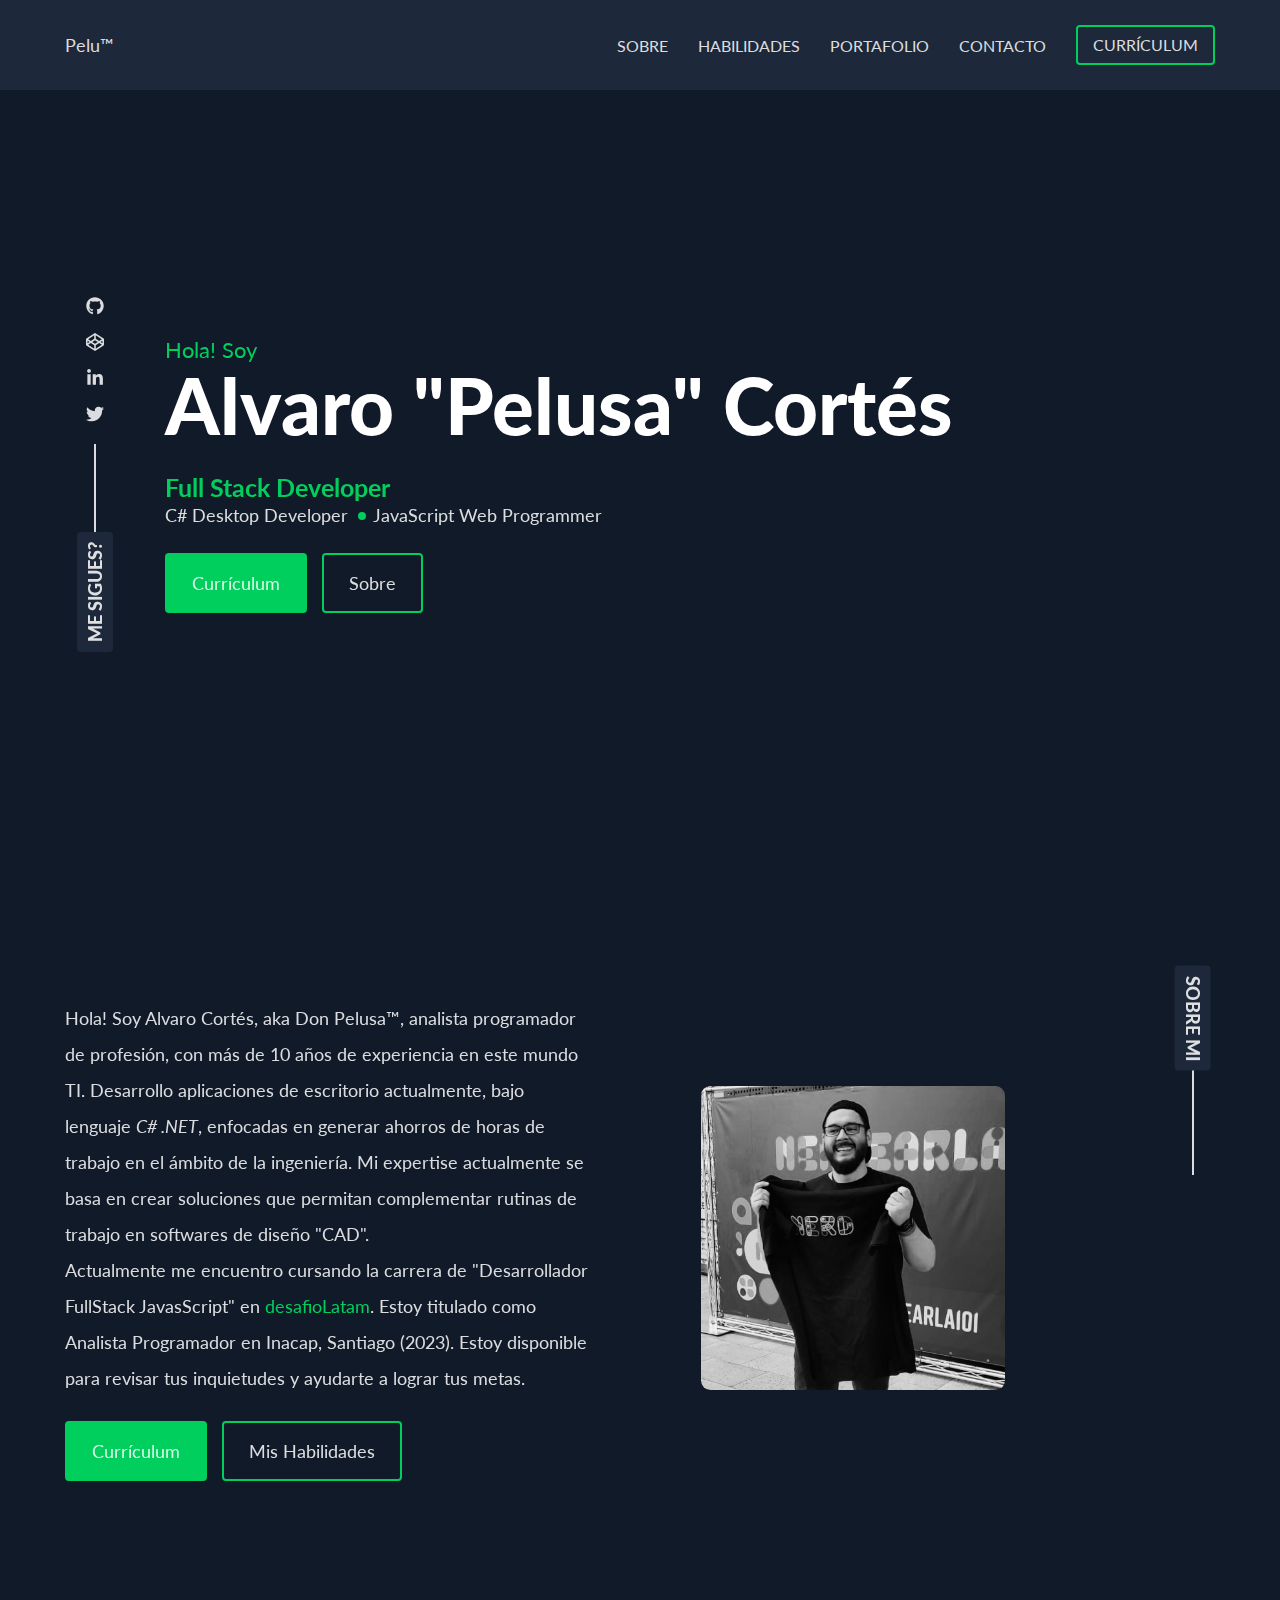
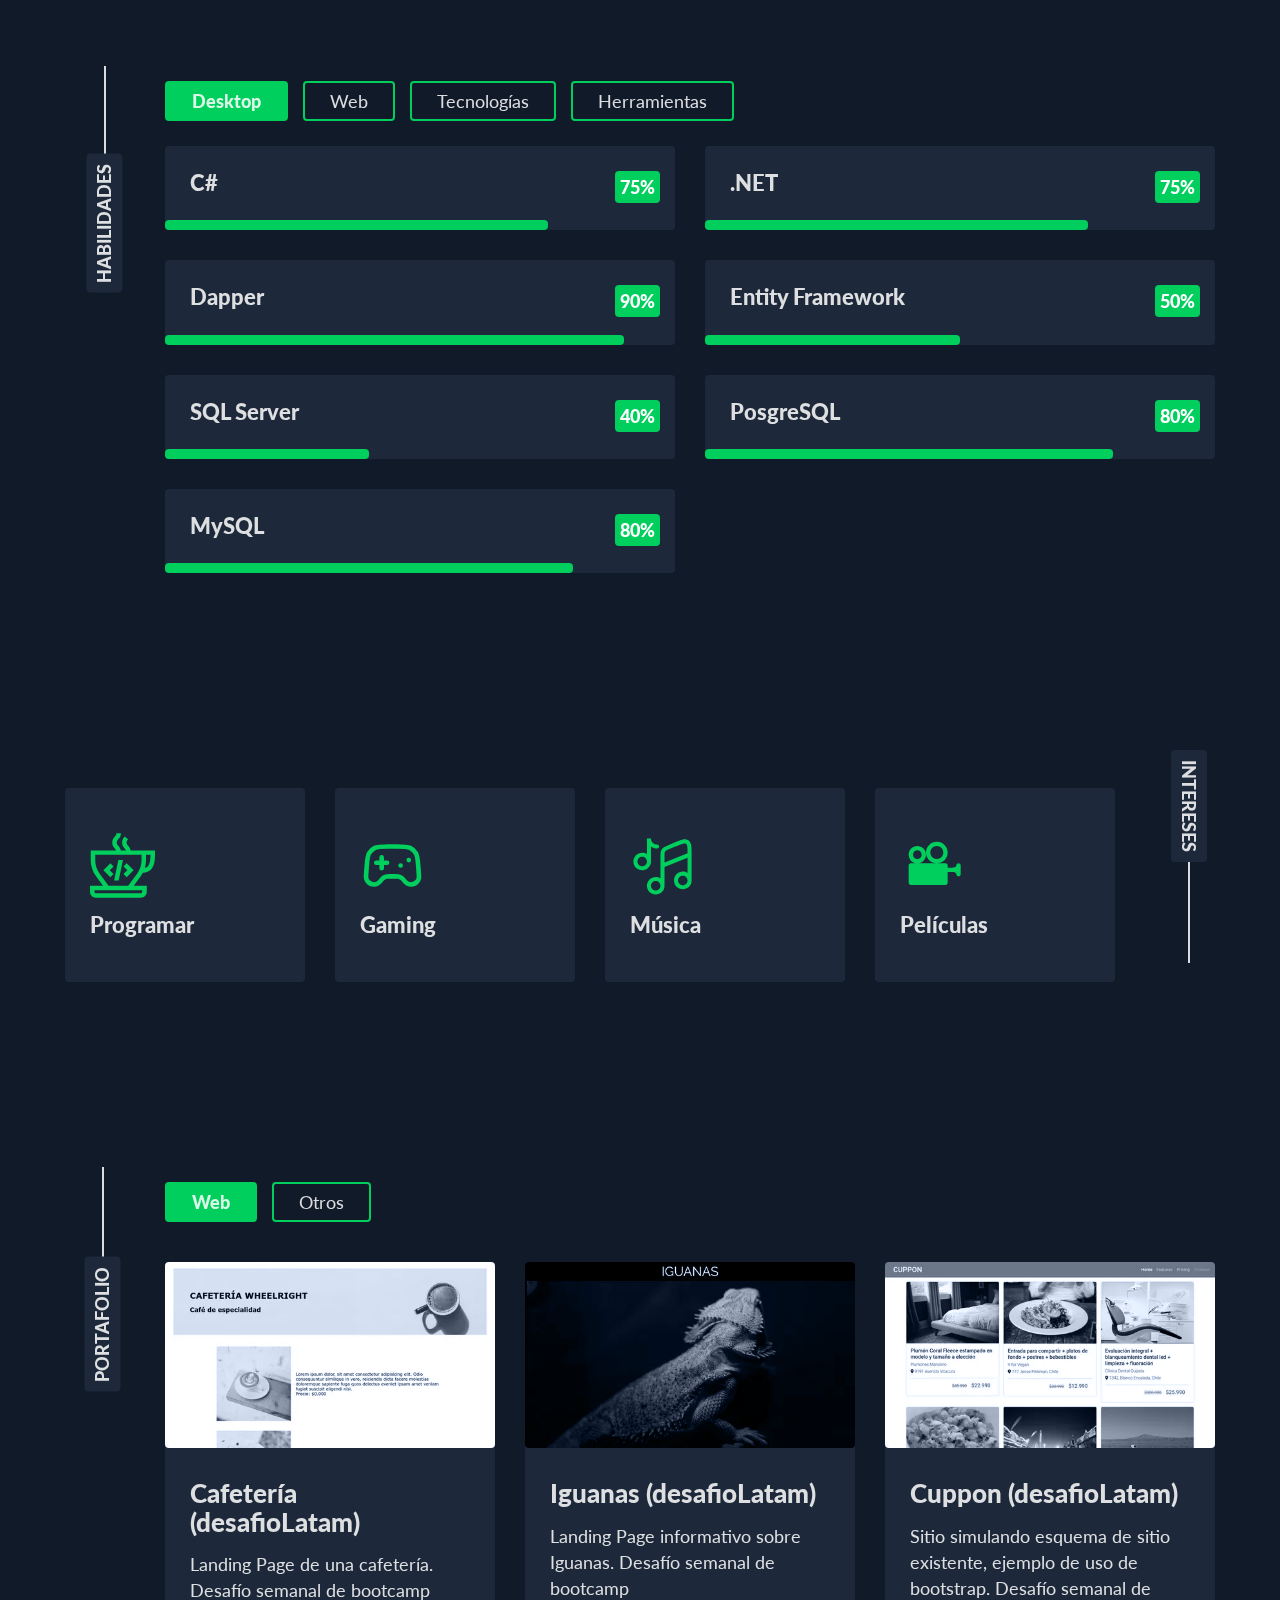
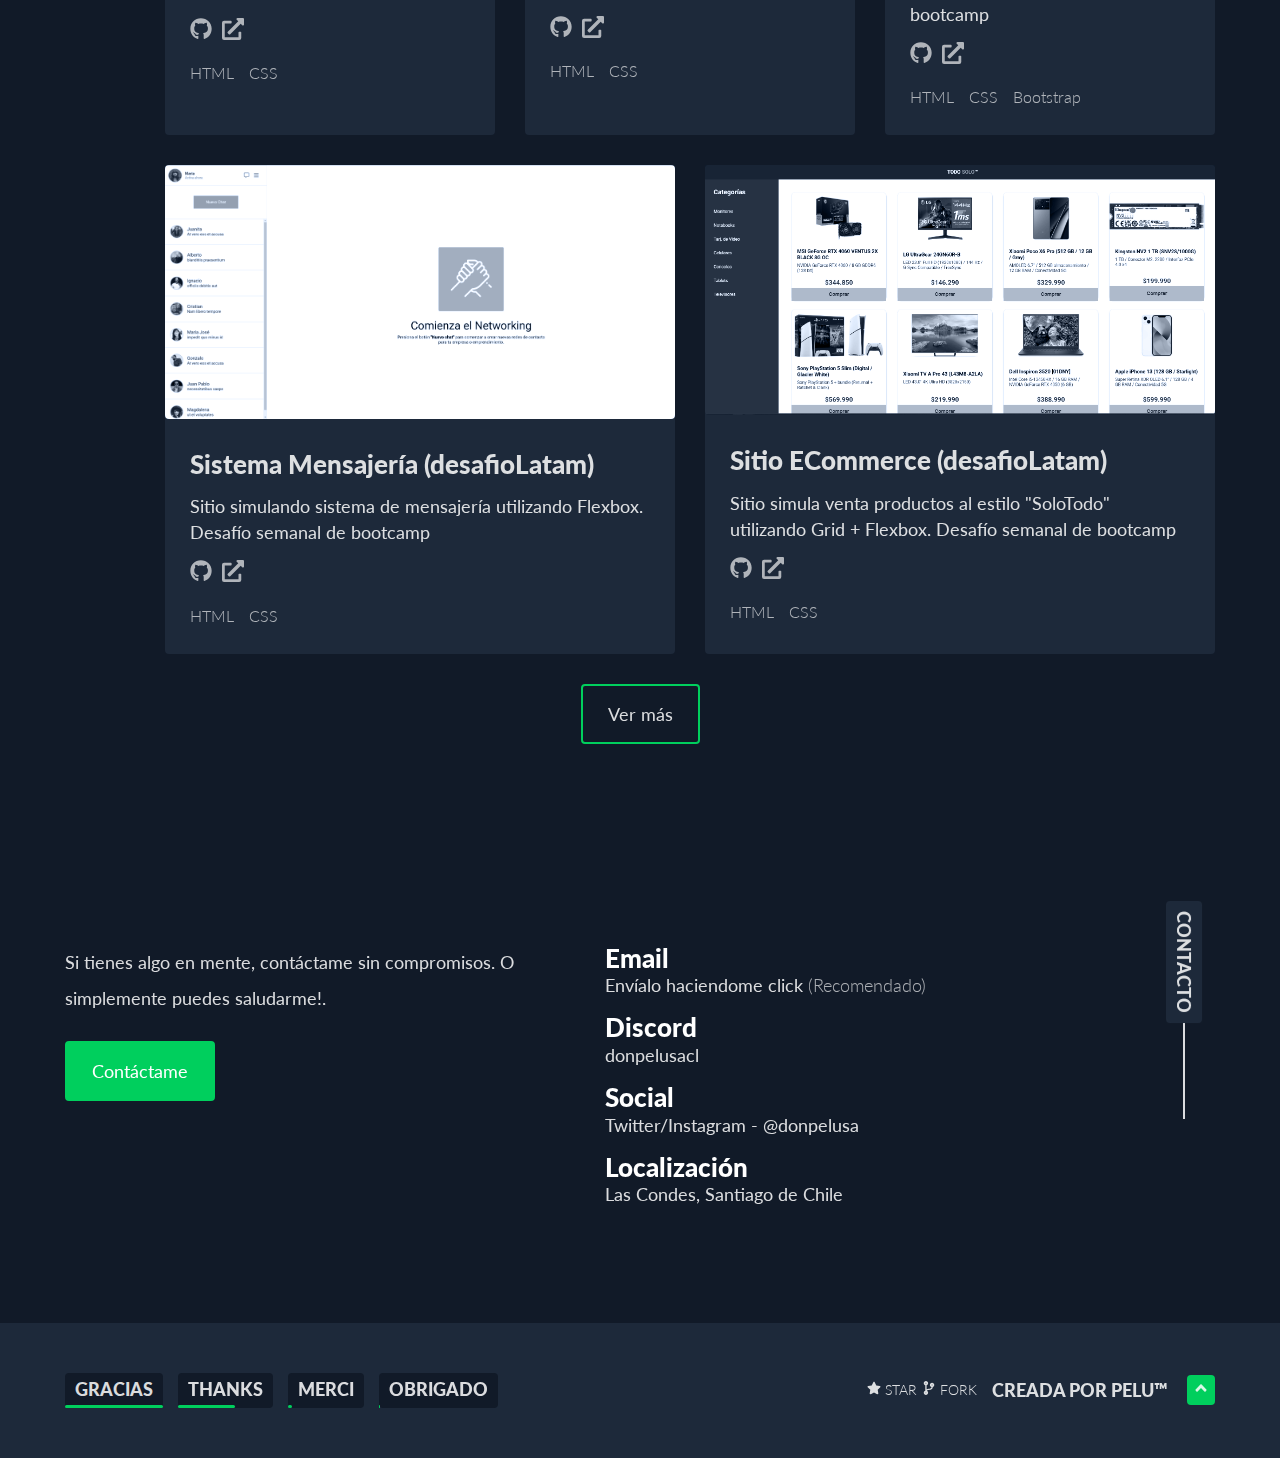
<file: index.html>
<!DOCTYPE html>
<html lang="es">

<head>
    <meta charSet="utf-8" />
    <meta http-equiv="x-ua-compatible" content="ie=edge" />
    <meta name="viewport" content="width=device-width, initial-scale=1, shrink-to-fit=no" />

    <!-- SEO Information -->
    <meta name="description" content="Descripción corta y concisa de tu sitio web">
    <meta name="keywords" content="palabra1, palabra2, palabra3">
    <meta name="author" content="Tu Nombre">
    <meta name="theme-color" content="#1d293a" />

    <!-- Social Media / Open Graph -->
    <meta property="og:title" content="Título para Redes Sociales">
    <meta property="og:description" content="Descripción para Redes Sociales">
    <meta property="og:image" content="URL de la imagen para redes sociales">
    <meta property="og:url" content="URL del sitio web">

    <!-- Link to Stylesheets -->
    <link rel="stylesheet" type="text/css" href="./assets/css/styles.css">

    <!-- Link to Favicon -->
    <link rel="icon" href="./assets/favicon.ico" type="image/x-icon">
    <link rel="apple-touch-icon" href="./assets/apple-touch-icon.png">
    <link rel="icon" type="image/png" sizes="32x32" href="./assets/favicon-32x32.png">
    <link rel="icon" type="image/png" sizes="16x16" href="./assets/favicon-16x16.png">
    <link rel="manifest" href="./assets/site.webmanifest">
    <link rel="icon" type="image/png" sizes="192x192" href="./assets/android-chrome-192x192.png">
    <link rel="icon" type="image/png" sizes="512x512" href="./assets/android-chrome-512x512.png">

    <!-- Title of the Document -->
    <title>Alvaro Pelusa™ Cortés | Full Stack Developer</title>

    <!-- Scripts -->
    <script src="./assets/js/menu.js"></script>
</head>

<body>
    <div id="home">
        <div style="outline:none" tabindex="-1" id="gatsby-focus-wrapper">
            <header>
                <div style="padding:25px 25px" class="container">
                    <div class="header">
                        <div class="logo">
                            <p>Pelu™</p>
                        </div>
                        <div class="mobile-nav"><svg stroke="currentColor" fill="currentColor" stroke-width="0"
                                viewBox="0 0 448 512" height="1em" width="1em" xmlns="http://www.w3.org/2000/svg">
                                <path
                                    d="M16 132h416c8.837 0 16-7.163 16-16V76c0-8.837-7.163-16-16-16H16C7.163 60 0 67.163 0 76v40c0 8.837 7.163 16 16 16zm0 160h416c8.837 0 16-7.163 16-16v-40c0-8.837-7.163-16-16-16H16c-8.837 0-16 7.163-16 16v40c0 8.837 7.163 16 16 16zm0 160h416c8.837 0 16-7.163 16-16v-40c0-8.837-7.163-16-16-16H16c-8.837 0-16 7.163-16 16v40c0 8.837 7.163 16 16 16z">
                                </path>
                            </svg></div>
                        <ul class="menubar">
                            <li><a href="#about">Sobre</a></li>
                            <li><a href="#skill">Habilidades</a></li>
                            <li><a href="#portafolio">Portafolio</a></li>
                            <li><a href="#contact">Contacto</a></li>
                            <li><a class="btn-download" target="_blank" rel="noopener noreferrer"
                                    href="https://github.com/donpelusa/donpelusa.github.io/raw/master/src/data/file/CV_Alvaro_Cortes.pdf">Currículum</a>
                            </li>
                        </ul>
                    </div>
                </div>
            </header>
            <div>
                <main>
                    <div class="intro-area">
                        <div style="height:320px" class="title left social">
                            <ul>
                                <li><a target="_blank" rel="noopener noreferrer"
                                        href="https://github.com/donpelusa"><svg stroke="currentColor"
                                            fill="currentColor" stroke-width="0" viewBox="0 0 496 512" height="1em"
                                            width="1em" xmlns="http://www.w3.org/2000/svg">
                                            <path
                                                d="M165.9 397.4c0 2-2.3 3.6-5.2 3.6-3.3.3-5.6-1.3-5.6-3.6 0-2 2.3-3.6 5.2-3.6 3-.3 5.6 1.3 5.6 3.6zm-31.1-4.5c-.7 2 1.3 4.3 4.3 4.9 2.6 1 5.6 0 6.2-2s-1.3-4.3-4.3-5.2c-2.6-.7-5.5.3-6.2 2.3zm44.2-1.7c-2.9.7-4.9 2.6-4.6 4.9.3 2 2.9 3.3 5.9 2.6 2.9-.7 4.9-2.6 4.6-4.6-.3-1.9-3-3.2-5.9-2.9zM244.8 8C106.1 8 0 113.3 0 252c0 110.9 69.8 205.8 169.5 239.2 12.8 2.3 17.3-5.6 17.3-12.1 0-6.2-.3-40.4-.3-61.4 0 0-70 15-84.7-29.8 0 0-11.4-29.1-27.8-36.6 0 0-22.9-15.7 1.6-15.4 0 0 24.9 2 38.6 25.8 21.9 38.6 58.6 27.5 72.9 20.9 2.3-16 8.8-27.1 16-33.7-55.9-6.2-112.3-14.3-112.3-110.5 0-27.5 7.6-41.3 23.6-58.9-2.6-6.5-11.1-33.3 2.6-67.9 20.9-6.5 69 27 69 27 20-5.6 41.5-8.5 62.8-8.5s42.8 2.9 62.8 8.5c0 0 48.1-33.6 69-27 13.7 34.7 5.2 61.4 2.6 67.9 16 17.7 25.8 31.5 25.8 58.9 0 96.5-58.9 104.2-114.8 110.5 9.2 7.9 17 22.9 17 46.4 0 33.7-.3 75.4-.3 83.6 0 6.5 4.6 14.4 17.3 12.1C428.2 457.8 496 362.9 496 252 496 113.3 383.5 8 244.8 8zM97.2 352.9c-1.3 1-1 3.3.7 5.2 1.6 1.6 3.9 2.3 5.2 1 1.3-1 1-3.3-.7-5.2-1.6-1.6-3.9-2.3-5.2-1zm-10.8-8.1c-.7 1.3.3 2.9 2.3 3.9 1.6 1 3.6.7 4.3-.7.7-1.3-.3-2.9-2.3-3.9-2-.6-3.6-.3-4.3.7zm32.4 35.6c-1.6 1.3-1 4.3 1.3 6.2 2.3 2.3 5.2 2.6 6.5 1 1.3-1.3.7-4.3-1.3-6.2-2.2-2.3-5.2-2.6-6.5-1zm-11.4-14.7c-1.6 1-1.6 3.6 0 5.9 1.6 2.3 4.3 3.3 5.6 2.3 1.6-1.3 1.6-3.9 0-6.2-1.4-2.3-4-3.3-5.6-2z">
                                            </path>
                                        </svg></a></li>
                                <li><a target="_blank" rel="noopener noreferrer"
                                        href="https://codepen.io/donpelusa"><svg stroke="currentColor"
                                            fill="currentColor" stroke-width="0" viewBox="0 0 512 512" height="1em"
                                            width="1em" xmlns="http://www.w3.org/2000/svg">
                                            <path
                                                d="M502.285 159.704l-234-156c-7.987-4.915-16.511-4.96-24.571 0l-234 156C3.714 163.703 0 170.847 0 177.989v155.999c0 7.143 3.714 14.286 9.715 18.286l234 156.022c7.987 4.915 16.511 4.96 24.571 0l234-156.022c6-3.999 9.715-11.143 9.715-18.286V177.989c-.001-7.142-3.715-14.286-9.716-18.285zM278 63.131l172.286 114.858-76.857 51.429L278 165.703V63.131zm-44 0v102.572l-95.429 63.715-76.857-51.429L234 63.131zM44 219.132l55.143 36.857L44 292.846v-73.714zm190 229.715L61.714 333.989l76.857-51.429L234 346.275v102.572zm22-140.858l-77.715-52 77.715-52 77.715 52-77.715 52zm22 140.858V346.275l95.429-63.715 76.857 51.429L278 448.847zm190-156.001l-55.143-36.857L468 219.132v73.714z">
                                            </path>
                                        </svg></a></li>
                                <li><a target="_blank" rel="noopener noreferrer"
                                        href="https://www.linkedin.com/in/alvarocortesopazo"><svg stroke="currentColor"
                                            fill="currentColor" stroke-width="0" viewBox="0 0 448 512" height="1em"
                                            width="1em" xmlns="http://www.w3.org/2000/svg">
                                            <path
                                                d="M100.28 448H7.4V148.9h92.88zM53.79 108.1C24.09 108.1 0 83.5 0 53.8a53.79 53.79 0 0 1 107.58 0c0 29.7-24.1 54.3-53.79 54.3zM447.9 448h-92.68V302.4c0-34.7-.7-79.2-48.29-79.2-48.29 0-55.69 37.7-55.69 76.7V448h-92.78V148.9h89.08v40.8h1.3c12.4-23.5 42.69-48.3 87.88-48.3 94 0 111.28 61.9 111.28 142.3V448z">
                                            </path>
                                        </svg></a></li>
                                <li><a target="_blank" rel="noopener noreferrer"
                                        href="https://twitter.com/donpelusa"><svg stroke="currentColor"
                                            fill="currentColor" stroke-width="0" viewBox="0 0 512 512" height="1em"
                                            width="1em" xmlns="http://www.w3.org/2000/svg">
                                            <path
                                                d="M459.37 151.716c.325 4.548.325 9.097.325 13.645 0 138.72-105.583 298.558-298.558 298.558-59.452 0-114.68-17.219-161.137-47.106 8.447.974 16.568 1.299 25.34 1.299 49.055 0 94.213-16.568 130.274-44.832-46.132-.975-84.792-31.188-98.112-72.772 6.498.974 12.995 1.624 19.818 1.624 9.421 0 18.843-1.3 27.614-3.573-48.081-9.747-84.143-51.98-84.143-102.985v-1.299c13.969 7.797 30.214 12.67 47.431 13.319-28.264-18.843-46.781-51.005-46.781-87.391 0-19.492 5.197-37.36 14.294-52.954 51.655 63.675 129.3 105.258 216.365 109.807-1.624-7.797-2.599-15.918-2.599-24.04 0-57.828 46.782-104.934 104.934-104.934 30.213 0 57.502 12.67 76.67 33.137 23.715-4.548 46.456-13.32 66.599-25.34-7.798 24.366-24.366 44.833-46.132 57.827 21.117-2.273 41.584-8.122 60.426-16.243-14.292 20.791-32.161 39.308-52.628 54.253z">
                                            </path>
                                        </svg></a></li>
                            </ul>
                            <p>Me sigues?</p>
                        </div>
                        <div class="container">
                            <div class="intro">
                                <div class="intro-text">
                                    <p>Hola! Soy</p>
                                    <h1>Alvaro "Pelusa" Cortés</h1>
                                    <h3>Full Stack Developer</h3>
                                    <ul>
                                        <li>C# Desktop Developer</li>
                                        <li>JavaScript Web Programmer</li>
                                    </ul>
                                    <div class="action"><a
                                            style="color:rgba(255, 255, 255, 0.85);border-color:#00cf5d;background-color:#00cf5d"
                                            target="__blank" rel="noopener noreferrer" class="btn"
                                            href="https://github.com/donpelusa/donpelusa.github.io/raw/master/src/data/file/CV_Alvaro_Cortes.pdf">Currículum</a><a
                                            style="margin-left:15px;color:rgba(255, 255, 255, 0.85);border-color:#00cf5d;background-color:transparent"
                                            target="" rel="" class="btn" href="#about">Sobre</a></div>
                                </div>
                            </div>
                        </div>
                    </div>
                    <div id="about" class="about-area">
                        <div class="container">
                            <div style="height:160px" class="title right ">
                                <p>Sobre mi</p>
                            </div>
                            <div class="about">
                                <div class="about-details">
                                    <p>Hola! Soy Alvaro Cortés, aka Don Pelusa™, analista programador de profesión,
                                        con más de 10 años de experiencia en este mundo TI. Desarrollo aplicaciones
                                        de escritorio actualmente, bajo lenguaje <em>C# .NET</em>, enfocadas en generar
                                        ahorros de horas de trabajo en el ámbito de la ingeniería. Mi expertise
                                        actualmente se basa en crear soluciones que permitan complementar rutinas de
                                        trabajo en softwares de diseño "CAD".
                                    </p>
                                    <p>
                                        Actualmente me encuentro cursando la carrera de "Desarrollador FullStack
                                        JavasScript" en <a href="https://desafiolatam.com/full-stack-javascript-b/"
                                            class="link-color">desafioLatam</a>.
                                        Estoy titulado como Analista Programador en Inacap, Santiago (2023).
                                        Estoy disponible para revisar tus inquietudes y ayudarte a lograr tus metas.</p>
                                    <div class="about-action"><a
                                            style="color:rgba(255, 255, 255, 0.85);border-color:#00cf5d;background-color:#00cf5d"
                                            target="_blank" rel="noopener noreferrer" class="btn"
                                            href="https://github.com/donpelusa/donpelusa.github.io/raw/master/src/data/file/CV_Alvaro_Cortes.pdf">Currículum</a><a
                                            style="margin-left:15px;color:rgba(255, 255, 255, 0.85);border-color:#00cf5d;background-color:transparent"
                                            target="" rel="" class="btn" href="#skill">Mis Habilidades</a></div>
                                </div>
                                <div class="about-image">
                                    <div class="image"><img alt="profile" src="./assets/img/profile.jpg" /></div>
                                </div>
                            </div>
                        </div>
                    </div>
                    <div id="skill" class="skill-area">
                        <div class="container">
                            <div style="height:160px" class="title left ">
                                <p>Habilidades</p>
                            </div>
                            <div class="skills">
                                <ul class="skill-nav">
                                    <li class="active">Desktop</li>
                                    <li class="">Web</li>
                                    <li class="">Tecnologías</li>
                                    <li class="">Herramientas</li>
                                </ul>
                                <div class="skill">
                                    <div class="card">
                                        <h4>C#</h4>
                                        <p>75<!-- -->%</p>
                                        <div style="width:75%" class="progress-ar"></div>
                                    </div>
                                    <div class="card">
                                        <h4>.NET</h4>
                                        <p>75<!-- -->%</p>
                                        <div style="width:75%" class="progress-ar"></div>
                                    </div>
                                    <div class="card">
                                        <h4>Dapper</h4>
                                        <p>90<!-- -->%</p>
                                        <div style="width:90%" class="progress-ar"></div>
                                    </div>
                                    <div class="card">
                                        <h4>Entity Framework</h4>
                                        <p>50<!-- -->%</p>
                                        <div style="width:50%" class="progress-ar"></div>
                                    </div>
                                    <div class="card">
                                        <h4>SQL Server</h4>
                                        <p>40<!-- -->%</p>
                                        <div style="width:40%" class="progress-ar"></div>
                                    </div>
                                    <div class="card">
                                        <h4>PosgreSQL</h4>
                                        <p>80<!-- -->%</p>
                                        <div style="width:80%" class="progress-ar"></div>
                                    </div>
                                    <div class="card">
                                        <h4>MySQL</h4>
                                        <p>80<!-- -->%</p>
                                        <div style="width:80%" class="progress-ar"></div>
                                    </div>
                                </div>
                            </div>
                        </div>
                    </div>
                    <div class="love-to-do-area">
                        <div class="container">
                            <div style="height:160px" class="title right ">
                                <p>Intereses</p>
                            </div>
                            <div class="love-to-do">
                                <div class="stickpad"><img alt="" src="./assets/img/programming.svg" />
                                    <h4>Programar</h4>
                                </div>
                                <div class="stickpad"><img alt="" src="./assets/img/gaming.svg" />
                                    <h4>Gaming</h4>
                                </div>
                                <div class="stickpad"><img alt="" src="./assets/img/musica.svg" />
                                    <h4>Música</h4>
                                </div>
                                <div class="stickpad"><img alt="" src="./assets/img/movies.svg" />
                                    <h4>Películas</h4>
                                </div>

                            </div>
                        </div>
                    </div>
                    <div id="portafolio" class="portfolio-area">
                        <div class="container">
                            <div class="title left" style="height:160px">
                                <p>Portafolio</p>
                            </div>
                            <div class="portfolios">
                                <ul class="portfolio-nav">
                                    <li class="active">Web</li>
                                    <li class="">Otros</li>
                                </ul>
                                <div class="portfolio-items portfolios-featured">
                                    <div class="portfolio">
                                        <div class="portfolio-img"><img alt="Cafetería"
                                                src="./assets/img/cafeteria.webp" /></div>
                                        <div class="details">
                                            <h4><a target="_blank" rel="noopener noreferrer"
                                                    href="https://codepen.io/donpelusa/pen/WNWjOLV">Cafetería
                                                    (desafioLatam)</a></h4>
                                            <p>Landing Page de una cafetería. Desafío semanal de bootcamp</p>
                                            <div class="links">
                                                <ul>
                                                    <li><a target="_blank" rel="noopener noreferrer"
                                                            href="https://github.com/donpelusa/desafio-02-landingPage"><svg
                                                                stroke="currentColor" fill="currentColor"
                                                                stroke-width="0" viewBox="0 0 496 512" height="1em"
                                                                width="1em" xmlns="http://www.w3.org/2000/svg">
                                                                <path
                                                                    d="M165.9 397.4c0 2-2.3 3.6-5.2 3.6-3.3.3-5.6-1.3-5.6-3.6 0-2 2.3-3.6 5.2-3.6 3-.3 5.6 1.3 5.6 3.6zm-31.1-4.5c-.7 2 1.3 4.3 4.3 4.9 2.6 1 5.6 0 6.2-2s-1.3-4.3-4.3-5.2c-2.6-.7-5.5.3-6.2 2.3zm44.2-1.7c-2.9.7-4.9 2.6-4.6 4.9.3 2 2.9 3.3 5.9 2.6 2.9-.7 4.9-2.6 4.6-4.6-.3-1.9-3-3.2-5.9-2.9zM244.8 8C106.1 8 0 113.3 0 252c0 110.9 69.8 205.8 169.5 239.2 12.8 2.3 17.3-5.6 17.3-12.1 0-6.2-.3-40.4-.3-61.4 0 0-70 15-84.7-29.8 0 0-11.4-29.1-27.8-36.6 0 0-22.9-15.7 1.6-15.4 0 0 24.9 2 38.6 25.8 21.9 38.6 58.6 27.5 72.9 20.9 2.3-16 8.8-27.1 16-33.7-55.9-6.2-112.3-14.3-112.3-110.5 0-27.5 7.6-41.3 23.6-58.9-2.6-6.5-11.1-33.3 2.6-67.9 20.9-6.5 69 27 69 27 20-5.6 41.5-8.5 62.8-8.5s42.8 2.9 62.8 8.5c0 0 48.1-33.6 69-27 13.7 34.7 5.2 61.4 2.6 67.9 16 17.7 25.8 31.5 25.8 58.9 0 96.5-58.9 104.2-114.8 110.5 9.2 7.9 17 22.9 17 46.4 0 33.7-.3 75.4-.3 83.6 0 6.5 4.6 14.4 17.3 12.1C428.2 457.8 496 362.9 496 252 496 113.3 383.5 8 244.8 8zM97.2 352.9c-1.3 1-1 3.3.7 5.2 1.6 1.6 3.9 2.3 5.2 1 1.3-1 1-3.3-.7-5.2-1.6-1.6-3.9-2.3-5.2-1zm-10.8-8.1c-.7 1.3.3 2.9 2.3 3.9 1.6 1 3.6.7 4.3-.7.7-1.3-.3-2.9-2.3-3.9-2-.6-3.6-.3-4.3.7zm32.4 35.6c-1.6 1.3-1 4.3 1.3 6.2 2.3 2.3 5.2 2.6 6.5 1 1.3-1.3.7-4.3-1.3-6.2-2.2-2.3-5.2-2.6-6.5-1zm-11.4-14.7c-1.6 1-1.6 3.6 0 5.9 1.6 2.3 4.3 3.3 5.6 2.3 1.6-1.3 1.6-3.9 0-6.2-1.4-2.3-4-3.3-5.6-2z">
                                                                </path>
                                                            </svg></a></li>
                                                    <li><a target="_blank" rel="noopener noreferrer"
                                                            href="https://codepen.io/donpelusa/pen/WNWjOLV"><svg
                                                                stroke="currentColor" fill="currentColor"
                                                                stroke-width="0" viewBox="0 0 512 512" height="1em"
                                                                width="1em" xmlns="http://www.w3.org/2000/svg">
                                                                <path
                                                                    d="M432,320H400a16,16,0,0,0-16,16V448H64V128H208a16,16,0,0,0,16-16V80a16,16,0,0,0-16-16H48A48,48,0,0,0,0,112V464a48,48,0,0,0,48,48H400a48,48,0,0,0,48-48V336A16,16,0,0,0,432,320ZM488,0h-128c-21.37,0-32.05,25.91-17,41l35.73,35.73L135,320.37a24,24,0,0,0,0,34L157.67,377a24,24,0,0,0,34,0L435.28,133.32,471,169c15,15,41,4.5,41-17V24A24,24,0,0,0,488,0Z">
                                                                </path>
                                                            </svg></a></li>
                                                </ul>
                                            </div>
                                            <ul class="portfolio-tools">
                                                <li>HTML</li>
                                                <li>CSS</li>
                                            </ul>
                                        </div>
                                    </div>
                                    <div class="portfolio">
                                        <div class="portfolio-img"><img alt="Iguanas" src="./assets/img/iguanas.webp" />
                                        </div>
                                        <div class="details">
                                            <h4><a target="_blank" rel="noopener noreferrer"
                                                    href="https://codepen.io/donpelusa/pen/poBPwmj">Iguanas
                                                    (desafioLatam)</a></h4>
                                            <p>Landing Page informativo sobre Iguanas. Desafío semanal de bootcamp</p>
                                            <div class="links">
                                                <ul>
                                                    <li><a target="_blank" rel="noopener noreferrer"
                                                            href="https://github.com/donpelusa/desafio-03-iguana"><svg
                                                                stroke="currentColor" fill="currentColor"
                                                                stroke-width="0" viewBox="0 0 496 512" height="1em"
                                                                width="1em" xmlns="http://www.w3.org/2000/svg">
                                                                <path
                                                                    d="M165.9 397.4c0 2-2.3 3.6-5.2 3.6-3.3.3-5.6-1.3-5.6-3.6 0-2 2.3-3.6 5.2-3.6 3-.3 5.6 1.3 5.6 3.6zm-31.1-4.5c-.7 2 1.3 4.3 4.3 4.9 2.6 1 5.6 0 6.2-2s-1.3-4.3-4.3-5.2c-2.6-.7-5.5.3-6.2 2.3zm44.2-1.7c-2.9.7-4.9 2.6-4.6 4.9.3 2 2.9 3.3 5.9 2.6 2.9-.7 4.9-2.6 4.6-4.6-.3-1.9-3-3.2-5.9-2.9zM244.8 8C106.1 8 0 113.3 0 252c0 110.9 69.8 205.8 169.5 239.2 12.8 2.3 17.3-5.6 17.3-12.1 0-6.2-.3-40.4-.3-61.4 0 0-70 15-84.7-29.8 0 0-11.4-29.1-27.8-36.6 0 0-22.9-15.7 1.6-15.4 0 0 24.9 2 38.6 25.8 21.9 38.6 58.6 27.5 72.9 20.9 2.3-16 8.8-27.1 16-33.7-55.9-6.2-112.3-14.3-112.3-110.5 0-27.5 7.6-41.3 23.6-58.9-2.6-6.5-11.1-33.3 2.6-67.9 20.9-6.5 69 27 69 27 20-5.6 41.5-8.5 62.8-8.5s42.8 2.9 62.8 8.5c0 0 48.1-33.6 69-27 13.7 34.7 5.2 61.4 2.6 67.9 16 17.7 25.8 31.5 25.8 58.9 0 96.5-58.9 104.2-114.8 110.5 9.2 7.9 17 22.9 17 46.4 0 33.7-.3 75.4-.3 83.6 0 6.5 4.6 14.4 17.3 12.1C428.2 457.8 496 362.9 496 252 496 113.3 383.5 8 244.8 8zM97.2 352.9c-1.3 1-1 3.3.7 5.2 1.6 1.6 3.9 2.3 5.2 1 1.3-1 1-3.3-.7-5.2-1.6-1.6-3.9-2.3-5.2-1zm-10.8-8.1c-.7 1.3.3 2.9 2.3 3.9 1.6 1 3.6.7 4.3-.7.7-1.3-.3-2.9-2.3-3.9-2-.6-3.6-.3-4.3.7zm32.4 35.6c-1.6 1.3-1 4.3 1.3 6.2 2.3 2.3 5.2 2.6 6.5 1 1.3-1.3.7-4.3-1.3-6.2-2.2-2.3-5.2-2.6-6.5-1zm-11.4-14.7c-1.6 1-1.6 3.6 0 5.9 1.6 2.3 4.3 3.3 5.6 2.3 1.6-1.3 1.6-3.9 0-6.2-1.4-2.3-4-3.3-5.6-2z">
                                                                </path>
                                                            </svg></a></li>
                                                    <li><a target="_blank" rel="noopener noreferrer"
                                                            href="https://codepen.io/donpelusa/pen/poBPwmj"><svg
                                                                stroke="currentColor" fill="currentColor"
                                                                stroke-width="0" viewBox="0 0 512 512" height="1em"
                                                                width="1em" xmlns="http://www.w3.org/2000/svg">
                                                                <path
                                                                    d="M432,320H400a16,16,0,0,0-16,16V448H64V128H208a16,16,0,0,0,16-16V80a16,16,0,0,0-16-16H48A48,48,0,0,0,0,112V464a48,48,0,0,0,48,48H400a48,48,0,0,0,48-48V336A16,16,0,0,0,432,320ZM488,0h-128c-21.37,0-32.05,25.91-17,41l35.73,35.73L135,320.37a24,24,0,0,0,0,34L157.67,377a24,24,0,0,0,34,0L435.28,133.32,471,169c15,15,41,4.5,41-17V24A24,24,0,0,0,488,0Z">
                                                                </path>
                                                            </svg></a></li>
                                                </ul>
                                            </div>
                                            <ul class="portfolio-tools">
                                                <li>HTML</li>
                                                <li>CSS</li>
                                            </ul>
                                        </div>
                                    </div>
                                    <div class="portfolio">
                                        <div class="portfolio-img"><img alt="Cuppon" src="./assets/img/cuppon.webp" />
                                        </div>
                                        <div class="details">
                                            <h4><a target="_blank" rel="noopener noreferrer"
                                                    href="https://codepen.io/donpelusa/pen/NWmgxJr">Cuppon
                                                    (desafioLatam)</a></h4>
                                            <p>Sitio simulando esquema de sitio existente, ejemplo de uso de bootstrap.
                                                Desafío semanal de bootcamp</p>
                                            <div class="links">
                                                <ul>
                                                    <li><a target="_blank" rel="noopener noreferrer"
                                                            href="https://github.com/donpelusa/desafio-04-cuppon"><svg
                                                                stroke="currentColor" fill="currentColor"
                                                                stroke-width="0" viewBox="0 0 496 512" height="1em"
                                                                width="1em" xmlns="http://www.w3.org/2000/svg">
                                                                <path
                                                                    d="M165.9 397.4c0 2-2.3 3.6-5.2 3.6-3.3.3-5.6-1.3-5.6-3.6 0-2 2.3-3.6 5.2-3.6 3-.3 5.6 1.3 5.6 3.6zm-31.1-4.5c-.7 2 1.3 4.3 4.3 4.9 2.6 1 5.6 0 6.2-2s-1.3-4.3-4.3-5.2c-2.6-.7-5.5.3-6.2 2.3zm44.2-1.7c-2.9.7-4.9 2.6-4.6 4.9.3 2 2.9 3.3 5.9 2.6 2.9-.7 4.9-2.6 4.6-4.6-.3-1.9-3-3.2-5.9-2.9zM244.8 8C106.1 8 0 113.3 0 252c0 110.9 69.8 205.8 169.5 239.2 12.8 2.3 17.3-5.6 17.3-12.1 0-6.2-.3-40.4-.3-61.4 0 0-70 15-84.7-29.8 0 0-11.4-29.1-27.8-36.6 0 0-22.9-15.7 1.6-15.4 0 0 24.9 2 38.6 25.8 21.9 38.6 58.6 27.5 72.9 20.9 2.3-16 8.8-27.1 16-33.7-55.9-6.2-112.3-14.3-112.3-110.5 0-27.5 7.6-41.3 23.6-58.9-2.6-6.5-11.1-33.3 2.6-67.9 20.9-6.5 69 27 69 27 20-5.6 41.5-8.5 62.8-8.5s42.8 2.9 62.8 8.5c0 0 48.1-33.6 69-27 13.7 34.7 5.2 61.4 2.6 67.9 16 17.7 25.8 31.5 25.8 58.9 0 96.5-58.9 104.2-114.8 110.5 9.2 7.9 17 22.9 17 46.4 0 33.7-.3 75.4-.3 83.6 0 6.5 4.6 14.4 17.3 12.1C428.2 457.8 496 362.9 496 252 496 113.3 383.5 8 244.8 8zM97.2 352.9c-1.3 1-1 3.3.7 5.2 1.6 1.6 3.9 2.3 5.2 1 1.3-1 1-3.3-.7-5.2-1.6-1.6-3.9-2.3-5.2-1zm-10.8-8.1c-.7 1.3.3 2.9 2.3 3.9 1.6 1 3.6.7 4.3-.7.7-1.3-.3-2.9-2.3-3.9-2-.6-3.6-.3-4.3.7zm32.4 35.6c-1.6 1.3-1 4.3 1.3 6.2 2.3 2.3 5.2 2.6 6.5 1 1.3-1.3.7-4.3-1.3-6.2-2.2-2.3-5.2-2.6-6.5-1zm-11.4-14.7c-1.6 1-1.6 3.6 0 5.9 1.6 2.3 4.3 3.3 5.6 2.3 1.6-1.3 1.6-3.9 0-6.2-1.4-2.3-4-3.3-5.6-2z">
                                                                </path>
                                                            </svg></a></li>
                                                    <li><a target="_blank" rel="noopener noreferrer"
                                                            href="https://codepen.io/donpelusa/pen/NWmgxJr"><svg
                                                                stroke="currentColor" fill="currentColor"
                                                                stroke-width="0" viewBox="0 0 512 512" height="1em"
                                                                width="1em" xmlns="http://www.w3.org/2000/svg">
                                                                <path
                                                                    d="M432,320H400a16,16,0,0,0-16,16V448H64V128H208a16,16,0,0,0,16-16V80a16,16,0,0,0-16-16H48A48,48,0,0,0,0,112V464a48,48,0,0,0,48,48H400a48,48,0,0,0,48-48V336A16,16,0,0,0,432,320ZM488,0h-128c-21.37,0-32.05,25.91-17,41l35.73,35.73L135,320.37a24,24,0,0,0,0,34L157.67,377a24,24,0,0,0,34,0L435.28,133.32,471,169c15,15,41,4.5,41-17V24A24,24,0,0,0,488,0Z">
                                                                </path>
                                                            </svg></a></li>
                                                </ul>
                                            </div>
                                            <ul class="portfolio-tools">
                                                <li>HTML</li>
                                                <li>CSS</li>
                                                <li>Bootstrap</li>
                                            </ul>
                                        </div>
                                    </div>
                                    <div class="portfolio">
                                        <div class="portfolio-img"><img alt="Sistema Mensajería"
                                                src="./assets/img/mensajeria.webp" />
                                        </div>
                                        <div class="details">
                                            <h4><a target="_blank" rel="noopener noreferrer"
                                                    href="https://codepen.io/donpelusa/pen/GRLPEjK">Sistema Mensajería
                                                    (desafioLatam)</a></h4>
                                            <p>Sitio simulando sistema de mensajería utilizando Flexbox.
                                                Desafío semanal de bootcamp</p>
                                            <div class="links">
                                                <ul>
                                                    <li><a target="_blank" rel="noopener noreferrer"
                                                            href="https://github.com/donpelusa/desafio-05-sistemaMensajeria"><svg
                                                                stroke="currentColor" fill="currentColor"
                                                                stroke-width="0" viewBox="0 0 496 512" height="1em"
                                                                width="1em" xmlns="http://www.w3.org/2000/svg">
                                                                <path
                                                                    d="M165.9 397.4c0 2-2.3 3.6-5.2 3.6-3.3.3-5.6-1.3-5.6-3.6 0-2 2.3-3.6 5.2-3.6 3-.3 5.6 1.3 5.6 3.6zm-31.1-4.5c-.7 2 1.3 4.3 4.3 4.9 2.6 1 5.6 0 6.2-2s-1.3-4.3-4.3-5.2c-2.6-.7-5.5.3-6.2 2.3zm44.2-1.7c-2.9.7-4.9 2.6-4.6 4.9.3 2 2.9 3.3 5.9 2.6 2.9-.7 4.9-2.6 4.6-4.6-.3-1.9-3-3.2-5.9-2.9zM244.8 8C106.1 8 0 113.3 0 252c0 110.9 69.8 205.8 169.5 239.2 12.8 2.3 17.3-5.6 17.3-12.1 0-6.2-.3-40.4-.3-61.4 0 0-70 15-84.7-29.8 0 0-11.4-29.1-27.8-36.6 0 0-22.9-15.7 1.6-15.4 0 0 24.9 2 38.6 25.8 21.9 38.6 58.6 27.5 72.9 20.9 2.3-16 8.8-27.1 16-33.7-55.9-6.2-112.3-14.3-112.3-110.5 0-27.5 7.6-41.3 23.6-58.9-2.6-6.5-11.1-33.3 2.6-67.9 20.9-6.5 69 27 69 27 20-5.6 41.5-8.5 62.8-8.5s42.8 2.9 62.8 8.5c0 0 48.1-33.6 69-27 13.7 34.7 5.2 61.4 2.6 67.9 16 17.7 25.8 31.5 25.8 58.9 0 96.5-58.9 104.2-114.8 110.5 9.2 7.9 17 22.9 17 46.4 0 33.7-.3 75.4-.3 83.6 0 6.5 4.6 14.4 17.3 12.1C428.2 457.8 496 362.9 496 252 496 113.3 383.5 8 244.8 8zM97.2 352.9c-1.3 1-1 3.3.7 5.2 1.6 1.6 3.9 2.3 5.2 1 1.3-1 1-3.3-.7-5.2-1.6-1.6-3.9-2.3-5.2-1zm-10.8-8.1c-.7 1.3.3 2.9 2.3 3.9 1.6 1 3.6.7 4.3-.7.7-1.3-.3-2.9-2.3-3.9-2-.6-3.6-.3-4.3.7zm32.4 35.6c-1.6 1.3-1 4.3 1.3 6.2 2.3 2.3 5.2 2.6 6.5 1 1.3-1.3.7-4.3-1.3-6.2-2.2-2.3-5.2-2.6-6.5-1zm-11.4-14.7c-1.6 1-1.6 3.6 0 5.9 1.6 2.3 4.3 3.3 5.6 2.3 1.6-1.3 1.6-3.9 0-6.2-1.4-2.3-4-3.3-5.6-2z">
                                                                </path>
                                                            </svg></a></li>
                                                    <li><a target="_blank" rel="noopener noreferrer"
                                                            href="https://codepen.io/donpelusa/pen/GRLPEjK"><svg
                                                                stroke="currentColor" fill="currentColor"
                                                                stroke-width="0" viewBox="0 0 512 512" height="1em"
                                                                width="1em" xmlns="http://www.w3.org/2000/svg">
                                                                <path
                                                                    d="M432,320H400a16,16,0,0,0-16,16V448H64V128H208a16,16,0,0,0,16-16V80a16,16,0,0,0-16-16H48A48,48,0,0,0,0,112V464a48,48,0,0,0,48,48H400a48,48,0,0,0,48-48V336A16,16,0,0,0,432,320ZM488,0h-128c-21.37,0-32.05,25.91-17,41l35.73,35.73L135,320.37a24,24,0,0,0,0,34L157.67,377a24,24,0,0,0,34,0L435.28,133.32,471,169c15,15,41,4.5,41-17V24A24,24,0,0,0,488,0Z">
                                                                </path>
                                                            </svg></a></li>
                                                </ul>
                                            </div>
                                            <ul class="portfolio-tools">
                                                <li>HTML</li>
                                                <li>CSS</li>
                                            </ul>
                                        </div>
                                    </div>
                                    <div class="portfolio">
                                        <div class="portfolio-img"><img alt="Sitio ECommerce"
                                                src="./assets/img/ecommerce.png" />
                                        </div>
                                        <div class="details">
                                            <h4><a target="_blank" rel="noopener noreferrer"
                                                    href="https://codepen.io/donpelusa/pen/JjVVoVg">Sitio ECommerce
                                                    (desafioLatam)</a></h4>
                                            <p>Sitio simula venta productos al estilo "SoloTodo" utilizando Grid +
                                                Flexbox.
                                                Desafío semanal de bootcamp</p>
                                            <div class="links">
                                                <ul>
                                                    <li><a target="_blank" rel="noopener noreferrer"
                                                            href="https://github.com/donpelusa/desafio-06-ecommerce"><svg
                                                                stroke="currentColor" fill="currentColor"
                                                                stroke-width="0" viewBox="0 0 496 512" height="1em"
                                                                width="1em" xmlns="http://www.w3.org/2000/svg">
                                                                <path
                                                                    d="M165.9 397.4c0 2-2.3 3.6-5.2 3.6-3.3.3-5.6-1.3-5.6-3.6 0-2 2.3-3.6 5.2-3.6 3-.3 5.6 1.3 5.6 3.6zm-31.1-4.5c-.7 2 1.3 4.3 4.3 4.9 2.6 1 5.6 0 6.2-2s-1.3-4.3-4.3-5.2c-2.6-.7-5.5.3-6.2 2.3zm44.2-1.7c-2.9.7-4.9 2.6-4.6 4.9.3 2 2.9 3.3 5.9 2.6 2.9-.7 4.9-2.6 4.6-4.6-.3-1.9-3-3.2-5.9-2.9zM244.8 8C106.1 8 0 113.3 0 252c0 110.9 69.8 205.8 169.5 239.2 12.8 2.3 17.3-5.6 17.3-12.1 0-6.2-.3-40.4-.3-61.4 0 0-70 15-84.7-29.8 0 0-11.4-29.1-27.8-36.6 0 0-22.9-15.7 1.6-15.4 0 0 24.9 2 38.6 25.8 21.9 38.6 58.6 27.5 72.9 20.9 2.3-16 8.8-27.1 16-33.7-55.9-6.2-112.3-14.3-112.3-110.5 0-27.5 7.6-41.3 23.6-58.9-2.6-6.5-11.1-33.3 2.6-67.9 20.9-6.5 69 27 69 27 20-5.6 41.5-8.5 62.8-8.5s42.8 2.9 62.8 8.5c0 0 48.1-33.6 69-27 13.7 34.7 5.2 61.4 2.6 67.9 16 17.7 25.8 31.5 25.8 58.9 0 96.5-58.9 104.2-114.8 110.5 9.2 7.9 17 22.9 17 46.4 0 33.7-.3 75.4-.3 83.6 0 6.5 4.6 14.4 17.3 12.1C428.2 457.8 496 362.9 496 252 496 113.3 383.5 8 244.8 8zM97.2 352.9c-1.3 1-1 3.3.7 5.2 1.6 1.6 3.9 2.3 5.2 1 1.3-1 1-3.3-.7-5.2-1.6-1.6-3.9-2.3-5.2-1zm-10.8-8.1c-.7 1.3.3 2.9 2.3 3.9 1.6 1 3.6.7 4.3-.7.7-1.3-.3-2.9-2.3-3.9-2-.6-3.6-.3-4.3.7zm32.4 35.6c-1.6 1.3-1 4.3 1.3 6.2 2.3 2.3 5.2 2.6 6.5 1 1.3-1.3.7-4.3-1.3-6.2-2.2-2.3-5.2-2.6-6.5-1zm-11.4-14.7c-1.6 1-1.6 3.6 0 5.9 1.6 2.3 4.3 3.3 5.6 2.3 1.6-1.3 1.6-3.9 0-6.2-1.4-2.3-4-3.3-5.6-2z">
                                                                </path>
                                                            </svg></a></li>
                                                    <li><a target="_blank" rel="noopener noreferrer"
                                                            href="https://codepen.io/donpelusa/pen/JjVVoVg"><svg
                                                                stroke="currentColor" fill="currentColor"
                                                                stroke-width="0" viewBox="0 0 512 512" height="1em"
                                                                width="1em" xmlns="http://www.w3.org/2000/svg">
                                                                <path
                                                                    d="M432,320H400a16,16,0,0,0-16,16V448H64V128H208a16,16,0,0,0,16-16V80a16,16,0,0,0-16-16H48A48,48,0,0,0,0,112V464a48,48,0,0,0,48,48H400a48,48,0,0,0,48-48V336A16,16,0,0,0,432,320ZM488,0h-128c-21.37,0-32.05,25.91-17,41l35.73,35.73L135,320.37a24,24,0,0,0,0,34L157.67,377a24,24,0,0,0,34,0L435.28,133.32,471,169c15,15,41,4.5,41-17V24A24,24,0,0,0,488,0Z">
                                                                </path>
                                                            </svg></a></li>
                                                </ul>
                                            </div>
                                            <ul class="portfolio-tools">
                                                <li>HTML</li>
                                                <li>CSS</li>
                                            </ul>
                                        </div>
                                    </div>
                                </div>
                            </div>
                            <div class="portfolio-action"><a
                                    style="margin-top:15px;color:rgba(255, 255, 255, 0.85);border-color:#00cf5d;background-color:transparent"
                                    target="__blank" rel="noopener noreferrer" class="btn"
                                    href="https://github.com/donpelusa">Ver más</a></div>
                        </div>
                    </div>
            </div>
            <div id="contact" class="contact-area">
                <div class="container">
                    <div style="height:160px" class="title right ">
                        <p>Contacto</p>
                    </div>
                    <div class="contact">
                        <div class="contact-status">
                            <p>Si tienes algo en mente, contáctame sin compromisos. O simplemente puedes saludarme!.</p>
                            <div><a style="margin-top:25px;color:#fff;border-color:#00cf5d;background-color:#00cf5d"
                                    target="" rel="" class="btn" href="mailto:alvaro.cortes.dev@outlook.com">Contáctame</a>
                            </div>
                        </div>
                        <div class="contact-details">
                            <ul>
                                <li>
                                    <h5>Email</h5>
                                    <p><a href="mailto:alvaro.cortes.dev@outlook.com" class="__cf_email__"
                                            style="text-decoration: none; color: #dcdddf;;">Envíalo haciendome click</a>
                                        <span>(Recomendado)</span>
                                    </p>
                                </li>
                                <li>
                                    <h5>Discord</h5>
                                    <p>donpelusacl <span></span></p>
                                </li>
                                <li>
                                    <h5>Social</h5>
                                    <p>Twitter/Instagram - @donpelusa <span></span></p>
                                </li>
                                <li>
                                    <h5>Localización</h5>
                                    <p>Las Condes, Santiago de Chile</p>
                                </li>
                            </ul>
                        </div>
                    </div>
                </div>
            </div>
            </main>
            <footer class="footer-area">
                <div style="padding:50px 25px" class="container">
                    <div class="footer">
                        <div class="language">
                            <ul>
                                <li>
                                    <p>Gracias</p>
                                    <div style="width:100%" class="progress"></div>
                                </li>
                                <li>
                                    <p>Thanks</p>
                                    <div style="width:60%" class="progress"></div>
                                </li>
                                <li>
                                    <p>Merci</p>
                                    <div style="width:5%" class="progress"></div>
                                </li>
                                <li>
                                    <p>Obrigado</p>
                                    <div style="width:1%" class="progress"></div>
                                </li>
                            </ul>
                        </div>
                        <div class="copyright">
                            <ul class="github">
                                <li><a target="_blank" rel="noopener noreferrer"
                                        href="https://github.com/donpelusa/donpelusa.github.io">
                                        <p><svg stroke="currentColor" fill="currentColor" stroke-width="0"
                                                viewBox="0 0 576 512" height="1em" width="1em"
                                                xmlns="http://www.w3.org/2000/svg">
                                                <path
                                                    d="M259.3 17.8L194 150.2 47.9 171.5c-26.2 3.8-36.7 36.1-17.7 54.6l105.7 103-25 145.5c-4.5 26.3 23.2 46 46.4 33.7L288 439.6l130.7 68.7c23.2 12.2 50.9-7.4 46.4-33.7l-25-145.5 105.7-103c19-18.5 8.5-50.8-17.7-54.6L382 150.2 316.7 17.8c-11.7-23.6-45.6-23.9-57.4 0z">
                                                </path>
                                            </svg> Star</p>
                                    </a></li>
                                <li><a target="_blank" rel="noopener noreferrer"
                                        href="https://github.com/donpelusa/donpelusa.github.io">
                                        <p><svg stroke="currentColor" fill="currentColor" stroke-width="0"
                                                viewBox="0 0 384 512" height="1em" width="1em"
                                                xmlns="http://www.w3.org/2000/svg">
                                                <path
                                                    d="M384 144c0-44.2-35.8-80-80-80s-80 35.8-80 80c0 36.4 24.3 67.1 57.5 76.8-.6 16.1-4.2 28.5-11 36.9-15.4 19.2-49.3 22.4-85.2 25.7-28.2 2.6-57.4 5.4-81.3 16.9v-144c32.5-10.2 56-40.5 56-76.3 0-44.2-35.8-80-80-80S0 35.8 0 80c0 35.8 23.5 66.1 56 76.3v199.3C23.5 365.9 0 396.2 0 432c0 44.2 35.8 80 80 80s80-35.8 80-80c0-34-21.2-63.1-51.2-74.6 3.1-5.2 7.8-9.8 14.9-13.4 16.2-8.2 40.4-10.4 66.1-12.8 42.2-3.9 90-8.4 118.2-43.4 14-17.4 21.1-39.8 21.6-67.9 31.6-10.8 54.4-40.7 54.4-75.9zM80 64c8.8 0 16 7.2 16 16s-7.2 16-16 16-16-7.2-16-16 7.2-16 16-16zm0 384c-8.8 0-16-7.2-16-16s7.2-16 16-16 16 7.2 16 16-7.2 16-16 16zm224-320c8.8 0 16 7.2 16 16s-7.2 16-16 16-16-7.2-16-16 7.2-16 16-16z">
                                                </path>
                                            </svg> Fork</p>
                                    </a></li>
                            </ul>
                            <p>Creada por Pelu™<!-- --> <span><svg stroke="currentColor" fill="currentColor"
                                        stroke-width="0" viewBox="0 0 320 512" height="1em" width="1em"
                                        xmlns="http://www.w3.org/2000/svg">
                                        <path
                                            d="M177 159.7l136 136c9.4 9.4 9.4 24.6 0 33.9l-22.6 22.6c-9.4 9.4-24.6 9.4-33.9 0L160 255.9l-96.4 96.4c-9.4 9.4-24.6 9.4-33.9 0L7 329.7c-9.4-9.4-9.4-24.6 0-33.9l136-136c9.4-9.5 24.6-9.5 34-.1z">
                                        </path>
                                    </svg></span></p>
                        </div>
                    </div>
                </div>
            </footer>
        </div>
    </div>
    </div>

    <script src="/assets/js/main.js"></script>
</body>

</html>
</file>
<file: assets/css/styles.css>
@import url(https://fonts.googleapis.com/css?family=Lato:300,400,900&display=swap);

.container {
    width: 1200px;
    padding: 100px 25px;
    margin: 0 auto
}

@media only screen and (max-width:1199px) {
    .container {
        width: 100%
    }
}

@media only screen and (max-width:991px) {
    .container {
        padding: 80px 15px
    }
}

@media only screen and (max-width:768px) {
    .container {
        padding: 60px 15px
    }
}

@media only screen and (max-width:481px) {
    .container {
        padding: 40px 15px
    }
}

header {
    background-color: #1d293a;
    position: fixed;
    width: 100%;
    z-index: 10;
    transform: translateY(0);
    transition: all .5s;
    display: flex;
    align-items: center;
}

header.compaq {
    background-color: #1d293a
}

header.hide {
    transform: translateY(-120px)
}

header.compaq .container {
    padding-top: 15px !important;
    padding-bottom: 15px !important
}

.header {
    position: relative;
    display: flex;
    align-items: center;
    justify-content: space-between;
    transition: all .5s
}

.header>* {
    flex: 1 1
}

.header .logo {
    position: relative;
}

.header .logo svg {
    width: 45px
}

.menubar {
    display: flex;
    align-items: center
}

@media (max-width: 768px) {
    .menubar {
        display: none;
    }

    .menubar.active {
        display: block;
    }
}

@media (max-width: 769px) {
    .menubar {
        display: block;
    }
}

.menubar li {
    margin: 0 15px
}

.menubar li:last-child {
    margin-right: 0
}

.menubar li a {
    font-size: 16px;
    text-transform: uppercase;
    font-weight: 400;
    color: hsla(0, 0%, 100%, .85);
    text-decoration: none
}

.menubar li a.btn-download {
    display: inline-block;
    border: 2px solid #00cf5d;
    padding: 5px 15px;
    border-radius: 4px
}

.mobile-nav {
    position: absolute;
    background: #00cf5d;
    right: 0;
    padding: 10px;
    line-height: 1;
    border-radius: 4px;
    color: #111a28;
    display: none;
    cursor: pointer;
}

@media only screen and (max-width:768px) {
    .header {
        flex-direction: column;
        align-items: flex-start
    }

    .mobile-nav {
        display: initial
    }

    .menubar {
        flex-direction: column;
        background-color: #1d293a;
        align-items: flex-start;
        width: 100%;
        padding: 25px;
        border-radius: 4px;
        display: none
    }

    .menubar.mobilenav-activate {
        display: initial
    }

    .menubar>* {
        flex: 1 1 100%
    }

    .menubar li {
        margin: 5px 0;
        padding: 5px 0
    }
}

.footer-area {
    background-color: #1d293a
}

.footer {
    align-items: center;
    justify-content: space-between
}

.footer,
.footer .language ul {
    display: flex;
    flex-wrap: wrap
}

.footer .language ul li {
    position: relative;
    background-color: #111a28;
    margin-right: 15px;
    padding: 3px 10px;
    font-weight: 900;
    border-radius: 4px
}

.footer .language ul li p {
    margin-bottom: 3px;
    text-transform: uppercase
}

.footer .language ul li .progress {
    position: absolute;
    content: "";
    left: 0;
    background-color: #00cf5d;
    height: 3px;
    width: 100%;
    bottom: 0;
    border-radius: 4px
}

.footer .copyright {
    display: flex;
    align-items: center
}

.footer .copyright .github {
    display: flex;
    margin-right: 15px
}

.footer .copyright .github li {
    margin-left: 5px
}

.footer .copyright .github li a {
    text-decoration: none
}

.footer .copyright .github li a p {
    font-weight: 300;
    font-size: 14px
}

.footer .copyright p {
    text-transform: uppercase;
    font-weight: 900
}

.footer .copyright p span {
    display: inline-block;
    cursor: pointer;
    margin-left: 15px;
    background-color: #00cf5d;
    padding: 2px 5px;
    border-radius: 4px
}

.link-color {
    text-decoration: none;
    color: #00cf5d;
}

@media only screen and (max-width:768px) {
    .footer>* {
        flex: 1 1 100%;
        justify-content: center
    }

    .footer .language ul {
        justify-content: center;
        margin-bottom: 30px
    }

    .footer .language ul li {
        margin-bottom: 15px
    }
}

::selection {
    background: #1d293a
}

html {
    font-family: sans-serif;
    -ms-text-size-adjust: 100%;
    -webkit-text-size-adjust: 100%
}

body {
    margin: 0;
    -webkit-font-smoothing: antialiased;
    -moz-osx-font-smoothing: grayscale;
    font-family: Lato, sans-serif;
    font-weight: 400
}

article,
aside,
details,
figcaption,
figure,
footer,
header,
main,
menu,
nav,
section,
summary {
    display: block
}

audio,
canvas,
progress,
video {
    display: inline-block
}

audio:not([controls]) {
    display: none;
    height: 0
}

progress {
    vertical-align: baseline
}

[hidden],
template {
    display: none
}

a {
    background-color: transparent;
    -webkit-text-decoration-skip: objects
}

a:active,
a:hover {
    outline-width: 0
}

abbr[title] {
    border-bottom: none;
    text-decoration: underline;
    -webkit-text-decoration: underline dotted;
    text-decoration: underline dotted
}

b,
strong {
    font-weight: inherit;
    font-weight: bolder
}

dfn {
    font-style: italic
}

h1 {
    font-size: 2em;
    margin: .67em 0
}

mark {
    background-color: #ff0;
    color: #000
}

small {
    font-size: 80%
}

sub,
sup {
    font-size: 75%;
    line-height: 0;
    position: relative;
    vertical-align: baseline
}

sub {
    bottom: -.25em
}

sup {
    top: -.5em
}

img {
    border-style: none
}

svg:not(:root) {
    overflow: hidden
}

code,
kbd,
pre,
samp {
    font-family: monospace, monospace;
    font-size: 1em
}

figure {
    margin: 1em 40px
}

hr {
    box-sizing: content-box;
    height: 0;
    overflow: visible
}

button,
input,
optgroup,
select,
textarea {
    font: inherit;
    margin: 0
}

optgroup {
    font-weight: 700
}

button,
input {
    overflow: visible
}

button,
select {
    text-transform: none
}

[type=reset],
[type=submit],
button,
html [type=button] {
    -webkit-appearance: button
}

[type=button]::-moz-focus-inner,
[type=reset]::-moz-focus-inner,
[type=submit]::-moz-focus-inner,
button::-moz-focus-inner {
    border-style: none;
    padding: 0
}

[type=button]:-moz-focusring,
[type=reset]:-moz-focusring,
[type=submit]:-moz-focusring,
button:-moz-focusring {
    outline: 1px dotted ButtonText
}

fieldset {
    border: 1px solid silver;
    margin: 0 2px;
    padding: .35em .625em .75em
}

legend {
    box-sizing: border-box;
    color: inherit;
    display: table;
    max-width: 100%;
    padding: 0;
    white-space: normal
}

textarea {
    overflow: auto
}

[type=checkbox],
[type=radio] {
    box-sizing: border-box;
    padding: 0
}

[type=number]::-webkit-inner-spin-button,
[type=number]::-webkit-outer-spin-button {
    height: auto
}

[type=search] {
    -webkit-appearance: textfield;
    outline-offset: -2px
}

[type=search]::-webkit-search-cancel-button,
[type=search]::-webkit-search-decoration {
    -webkit-appearance: none
}

::-webkit-input-placeholder {
    color: inherit;
    opacity: .54
}

::-webkit-file-upload-button {
    -webkit-appearance: button;
    font: inherit
}

html {
    font: 112.5%/1.45em georgia, serif;
    box-sizing: border-box;
    overflow-y: scroll
}

*,
:after,
:before {
    box-sizing: inherit
}

body {
    color: #fff;
    background-color: #111a28;
    word-wrap: break-word;
    -webkit-font-kerning: normal;
    font-kerning: normal;
    -ms-font-feature-settings: "kern", "liga", "clig", "calt";
    font-feature-settings: "kern", "liga", "clig", "calt"
}

img {
    max-width: 100%;
    padding: 0;
    margin: 0
}

h1 {
    font-size: 2.25rem
}

h1,
h2 {
    padding: 0;
    margin: 0;
    color: inherit;
    font-weight: 700;
    text-rendering: optimizeLegibility;
    line-height: 1.1
}

h2 {
    font-size: 1.62671rem
}

h3 {
    font-size: 1.38316rem
}

h3,
h4 {
    padding: 0;
    margin: 0;
    color: inherit;
    font-weight: 700;
    text-rendering: optimizeLegibility;
    line-height: 1.1
}

h4 {
    font-size: 1rem
}

h5 {
    font-size: .85028rem
}

h5,
h6 {
    padding: 0;
    margin: 0;
    color: inherit;
    font-weight: 700;
    text-rendering: optimizeLegibility;
    line-height: 1.1
}

h6 {
    font-size: .78405rem
}

hgroup {
    padding: 0;
    margin: 0 0 1.45rem
}

ul {
    margin: 0;
    list-style: none
}

ol,
ul {
    padding: 0
}

ol {
    margin: 0 0 1.45rem 1.45rem;
    list-style-position: outside;
    list-style-image: none
}

dd,
dl {
    margin: 0 0 1.45rem
}

dd,
dl,
p {
    padding: 0
}

p {
    margin: 0;
    font-weight: 400px;
    color: hsla(0, 0%, 100%, .85)
}

figure {
    padding: 0
}

figure,
pre {
    margin: 0 0 1.45rem
}

pre {
    font-size: .85rem;
    line-height: 1.42;
    background: rgba(0, 0, 0, .04);
    border-radius: 3px;
    overflow: auto;
    word-wrap: normal;
    padding: 1.45rem
}

table {
    font-size: 1rem;
    line-height: 1.45rem;
    border-collapse: collapse;
    width: 100%
}

fieldset,
table {
    padding: 0;
    margin: 0 0 1.45rem
}

blockquote {
    padding: 0;
    margin: 0 1.45rem 1.45rem
}

form,
iframe,
noscript {
    padding: 0;
    margin: 0 0 1.45rem
}

hr {
    padding: 0;
    margin: 0 0 calc(1.45rem - 1px);
    background: rgba(0, 0, 0, .2);
    border: none;
    height: 1px
}

address {
    padding: 0;
    margin: 0 0 1.45rem
}

b,
dt,
strong,
th {
    font-weight: 700
}

li {
    margin-bottom: 0
}

ol li,
ul li {
    padding-left: 0
}

li>ol,
li>ul {
    margin-left: 1.45rem;
    margin-bottom: .725rem;
    margin-top: .725rem
}

blockquote :last-child,
li :last-child,
p :last-child {
    margin-bottom: 0
}

li>p {
    margin-bottom: .725rem
}

code,
kbd,
samp {
    font-size: .85rem;
    line-height: 1.45rem
}

abbr,
abbr[title],
acronym {
    border-bottom: 1px dotted rgba(0, 0, 0, .5);
    cursor: help
}

abbr[title] {
    text-decoration: none
}

td,
th,
thead {
    text-align: left
}

td,
th {
    border-bottom: 1px solid rgba(0, 0, 0, .12);
    font-feature-settings: "tnum";
    -moz-font-feature-settings: "tnum";
    -ms-font-feature-settings: "tnum";
    -webkit-font-feature-settings: "tnum";
    padding: .725rem .96667rem calc(.725rem - 1px)
}

td:first-child,
th:first-child {
    padding-left: 0
}

td:last-child,
th:last-child {
    padding-right: 0
}

code,
tt {
    background-color: rgba(0, 0, 0, .04);
    border-radius: 3px;
    font-family: SFMono-Regular, Consolas, Roboto Mono, Droid Sans Mono, Liberation Mono, Menlo, Courier, monospace;
    padding: .2em 0
}

pre code {
    background: none;
    line-height: 1.42
}

code:after,
code:before,
tt:after,
tt:before {
    letter-spacing: -.2em;
    content: " "
}

pre code:after,
pre code:before,
pre tt:after,
pre tt:before {
    content: ""
}

@media only screen and (max-width:480px) {
    html {
        font-size: 100%
    }
}

.title {
    position: absolute;
    display: flex;
    flex-direction: column;
    align-items: center
}

.title.left {
    justify-content: flex-end
}

.title.left.social {
    justify-content: space-between
}

.title.left {
    left: 35px
}

.title.right {
    right: 35px
}

.title:after {
    content: "";
    position: absolute;
    height: 100%;
    width: 2px;
    margin: 15px 0;
    background: hsla(0, 0%, 100%, .85);
    z-index: -1
}

.title ul {
    padding: 5px;
    background-color: #111a28
}

.title ul li {
    margin-bottom: 10px
}

.title p,
.title ul li a {
    color: hsla(0, 0%, 100%, .85)
}

.title p {
    padding: 5px 10px;
    font-weight: 900;
    text-transform: uppercase;
    background-color: #1d293a;
    transform-origin: 50%;
    border-radius: 4px
}

.title.left p {
    transform: rotate(-90deg)
}

.title.title.right p {
    transform: rotate(90deg)
}

@media only screen and (max-width:1199px) {
    .title.left {
        left: 0
    }

    .title.right {
        right: 0
    }
}

@media only screen and (max-width:768px) {
    .title {
        position: relative;
        height: auto !important;
        padding-bottom: 50px;
        flex-direction: column-reverse
    }

    .title.left p,
    .title.title.right p {
        transform: rotate(0)
    }

    .title:after {
        top: 0;
        height: 2px;
        width: 260px
    }

    .title ul {
        display: flex;
        margin-top: 15px
    }

    .title ul li {
        margin: 0 15px
    }
}

@media only screen and (max-width:481px) {
    .title:after {
        width: 180px
    }

    .title {
        padding-bottom: 25px
    }
}

.btn {
    display: inline-block;
    border-style: solid;
    border-width: 2px;
    padding: 15px 25px;
    border-radius: 4px;
    text-decoration: none
}

@media only screen and (max-width:768px) {
    .btn {
        padding: 10px 20px
    }
}

.intro-area {
    min-height: 100vh;
    display: flex;
    align-items: center
}

.intro-area .bg {
    position: absolute;
    opacity: .5;
    z-index: -1
}

.intro {
    padding-left: 100px;
    padding-top: 50px
}

.intro p {
    font-size: 22px;
    color: #00cf5d
}

.intro h1 {
    font-size: 78px;
    font-weight: 900;
    margin-bottom: 25px
}

.intro h3 {
    color: #00cf5d
}

.intro ul {
    display: flex;
    margin-bottom: 25px
}

.intro ul li {
    position: relative;
    margin-right: 25px;
    color: hsla(0, 0%, 100%, .85)
}

.intro ul li:before {
    position: absolute;
    content: "";
    left: -15px;
    top: 10px;
    background-color: #00cf5d;
    width: 8px;
    height: 8px;
    border-radius: 10px
}

.intro ul li:first-child:before {
    display: none
}

@media only screen and (max-width:991px) {
    .intro h1 {
        font-size: 62px
    }
}

@media only screen and (max-width:768px) {
    .intro-area {
        flex-direction: column-reverse;
        justify-content: center
    }

    .intro {
        padding-left: 0;
        text-align: center
    }

    .intro p {
        font-size: 21px
    }

    .intro h1 {
        font-size: 52px
    }

    .intro h3 {
        font-size: 22px
    }

    .intro ul {
        justify-content: center
    }

    .intro ul li {
        font-size: 16px
    }
}

@media only screen and (max-width:481px) {
    .intro p {
        font-size: 18px
    }

    .intro h1 {
        font-size: 36px
    }

    .intro h3 {
        font-size: 20px
    }

    .intro ul {
        flex-direction: column
    }

    .intro ul li {
        font-size: 14px;
        margin-right: 0
    }

    .intro ul li:before {
        display: none
    }
}

.about-area {
    position: relative
}

.about {
    padding-right: 100px;
    display: flex;
    flex-wrap: wrap;
    align-items: center
}

.about>* {
    flex: 1 1
}

.about-details p {
    line-height: 2
}

.about-action {
    margin-top: 25px
}

.about-image {
    display: flex;
    align-items: center;
    justify-content: center
}

.about-image img {
    width: 320px;
    border-radius: 10px;
    transform: scale(.95);
    -webkit-filter: grayscale(1);
    filter: grayscale(1);
    transition: all 1s
}

.about-image:hover img {
    transform: scale(1);
    -webkit-filter: grayscale(0);
    filter: grayscale(0)
}

@media only screen and (max-width:768px) {
    .about {
        text-align: center;
        padding-right: 0;
        flex-direction: column-reverse
    }

    .about>* {
        flex: 1 1 100%
    }
}

.skill-area {
    position: relative
}

.skills {
    padding-left: 100px
}

.skill-nav {
    display: flex;
    flex-wrap: wrap;
    margin-bottom: 25px
}

.skill-nav li {
    border: 2px solid #00cf5d;
    color: hsla(0, 0%, 100%, .85);
    padding: 5px 25px;
    margin-right: 15px;
    cursor: pointer;
    border-radius: 4px
}

.skill-nav li:last-child {
    margin-right: 0
}

.skill-nav li.active {
    background-color: #00cf5d;
    font-weight: 900
}

.skill {
    display: flex;
    flex-wrap: wrap
}

.skill>* {
    flex-grow: 1;
    flex-shrink: 1;
    flex-basis: calc(50% - 30px)
}

.skill .card {
    position: relative;
    background-color: #1d293a;
    padding: 25px 25px 35px;
    margin: 15px;
    border-radius: 4px
}

.skill .card h4 {
    font-size: 22px;
    font-weight: 900;
    color: hsla(0, 0%, 100%, .85)
}

.skill .card p {
    padding: 3px 5px;
    top: 25px;
    font-weight: 900;
    color: #fff;
    right: 15px
}

.skill .card .progress-ar,
.skill .card p {
    position: absolute;
    background-color: #00cf5d;
    border-radius: 4px
}

.skill .card .progress-ar {
    bottom: 0;
    left: 0;
    height: 10px
}

.skill>:first-child,
.skill>:nth-child(2) {
    margin-top: 0
}

.skill>:nth-child(2n - 1) {
    margin-left: 0
}

.skill>:nth-child(2n) {
    margin-right: 0
}

.skill>:last-child {
    margin-right: 0;
    flex-grow: 0;
    flex-shrink: 0;
    flex-basis: calc(50% - 15px)
}

@media only screen and (max-width:768px) {
    .skills {
        padding-left: 0
    }

    .skill-nav {
        justify-content: center
    }

    .skill-nav li {
        padding: 5px 15px;
        margin-right: 10px
    }

    .skill>* {
        flex: 1 1 100%;
        margin-left: 0;
        margin-right: 0
    }

    .skill .card {
        margin: 0 0 30px
    }

    .skill>:last-child {
        flex-basis: 100%;
        margin-bottom: 0
    }
}

@media only screen and (max-width:481px) {
    .skill-nav {
        margin-bottom: 0
    }

    .skill-nav li {
        margin: 0 5px 15px
    }

    .skill .card {
        margin-bottom: 15px
    }
}

.love-to-do {
    padding-right: 100px;
    display: flex;
    flex-wrap: wrap
}

.love-to-do>* {
    flex-grow: 1;
    flex-shrink: 1;
    flex-basis: calc(25% - 30px)
}

.love-to-do .stickpad {
    background-color: #1d293a;
    padding: 45px 25px;
    margin: 0 15px;
    display: flex;
    flex-direction: column;
    justify-content: space-between;
    border-radius: 4px
}

.love-to-do>:first-of-type {
    margin-left: 0
}

.love-to-do>:last-of-type {
    margin-right: 0
}

.love-to-do .stickpad img {
    display: inline-block;
    width: 65px;
    margin-bottom: 15px
}

.love-to-do .stickpad h4 {
    font-weight: 900;
    color: hsla(0, 0%, 100%, .85);
    font-size: 22px
}

@media only screen and (max-width:991px) {
    .love-to-do>* {
        flex-grow: 1;
        flex-shrink: 1;
        flex-basis: calc(50% - 30px)
    }

    .love-to-do .stickpad {
        margin-bottom: 30px
    }

    .love-to-do>:nth-child(2n - 1) {
        margin-left: 0
    }

    .love-to-do>:nth-child(2n - 2) {
        margin-right: 0
    }
}

@media only screen and (max-width:991px) {
    .love-to-do {
        padding-right: 0
    }
}

@media only screen and (max-width:481px) {
    .love-to-do>* {
        flex-basis: 100%
    }

    .love-to-do .stickpad {
        margin: 0 0 15px;
        align-items: center
    }
}

.portfolio-area {
    position: relative
}

.portfolios {
    padding-left: 100px
}

.portfolio-nav {
    display: flex;
    flex-wrap: wrap;
    margin-bottom: 25px
}

.portfolio-nav li {
    border: 2px solid #00cf5d;
    color: hsla(0, 0%, 100%, .85);
    padding: 5px 25px;
    margin-right: 15px;
    cursor: pointer;
    border-radius: 4px
}

.portfolio-nav li.active {
    background-color: #00cf5d;
    font-weight: 900
}

.portfolio-items {
    display: flex;
    flex-wrap: wrap
}

.portfolio-items>* {
    margin: 15px;
    flex-grow: 1;
    flex-shrink: 1;
    flex-basis: calc(33.33333% - 30px);
    background-color: #1d293a;
    color: hsla(0, 0%, 100%, .85);
    border-radius: 4px
}

.portfolio-items>:nth-child(3n - 2) {
    margin-left: 0
}

.portfolio-items>:last-child,
.portfolio-items>:nth-child(3n+3) {
    margin-right: 0
}

.portfolio-items .details {
    padding: 25px
}

.portfolio-items .details h4 {
    font-size: 26px;
    font-weight: 900;
    margin-bottom: 15px
}

.portfolio-items .portfolio-img {
    position: relative
}

.portfolio-items .portfolio .links {
    margin-top: 15px
}

.portfolio-items .portfolio .links ul {
    display: flex;
    font-size: 22px
}

.portfolio-items .portfolio .links ul li {
    margin-right: 10px
}

.portfolio-items .portfolio .links ul li a {
    color: hsla(0, 0%, 100%, .65);
    transition: all .2s
}

.portfolio-items .portfolio .links ul li a:hover {
    color: #00cf5d
}

.portfolio-items .portfolio-img img {
    width: 100%;
}

.portfolio-items .portfolio-img:after {
    position: absolute;
    content: "";
    top: 0;
    left: 0;
    width: 100%;
    height: 100%;
    opacity: 1;
    background: #1d293a;
    mix-blend-mode: color;
    transition: all .5s
}

.portfolio-items .portfolio:hover .portfolio-img:after {
    opacity: 0
}

.portfolio-items .portfolio.small h4 {
    font-size: 22px
}

.portfolio-items .portfolio-img img {
    border-radius: 4px
}

.portfolio-items .details h4 a {
    text-decoration: none;
    color: inherit
}

.portfolio-items .portfolio-tools {
    display: flex;
    margin-top: 15px
}

.portfolio-items .portfolio-tools li {
    margin-right: 15px;
    text-decoration: none;
    font-weight: 300;
    color: hsla(0, 0%, 100%, .65);
    font-size: 16px
}

@media only screen and (max-width:991px) {
    .portfolio-items>* {
        flex-grow: 1;
        flex-shrink: 1;
        flex-basis: calc(50% - 30px)
    }

    .portfolio-items>:nth-child(2n - 1) {
        margin-left: 0
    }

    .portfolio-items>:nth-child(2n - 2) {
        margin-right: 0
    }

    .portfolios {
        padding-left: 0
    }

    .portfolio-nav {
        justify-content: center
    }

    .portfolio-items>* {
        flex-basis: 100%;
        margin: 0 0 30px
    }

    .portfolio-items>:last-child {
        margin-bottom: 0
    }
}

@media only screen and (max-width:768px) {
    .portfolios-regular {
        margin-top: 25px
    }
}

@media only screen and (max-width:481px) {
    .portfolio-nav {
        margin-bottom: 0
    }

    .portfolio-nav li {
        margin: 0 5px 15px
    }

    .portfolio-items>* {
        margin-bottom: 15px
    }

    .portfolios-regular {
        margin-top: 15px
    }
}

.portfolio-action {
    text-align: center
}

.contact {
    display: flex;
    flex-wrap: wrap;
    padding-right: 100px
}

.contact>* {
    flex-grow: 1;
    flex-shrink: 1;
    flex-basis: calc(50% - 30px)
}

.contact>:first-of-type {
    margin-right: 15px
}

.contact>:last-of-type {
    margin-left: 15px
}

.contact-status p {
    line-height: 2
}

.contact-details li {
    margin-bottom: 15px
}

.contact-details h5 {
    font-size: 26px;
    font-weight: 900
}

.contact-details p span {
    font-weight: 300;
    color: hsla(0, 0%, 100%, .65)
}

@media only screen and (max-width:768px) {
    .contact {
        padding-right: 0
    }

    .contact>* {
        flex-basis: 100%
    }

    .contact>:first-of-type {
        margin-right: 0;
        margin-bottom: 30px;
        text-align: center
    }

    .contact>:last-of-type {
        margin-left: 0;
        text-align: center
    }
}
</file>
